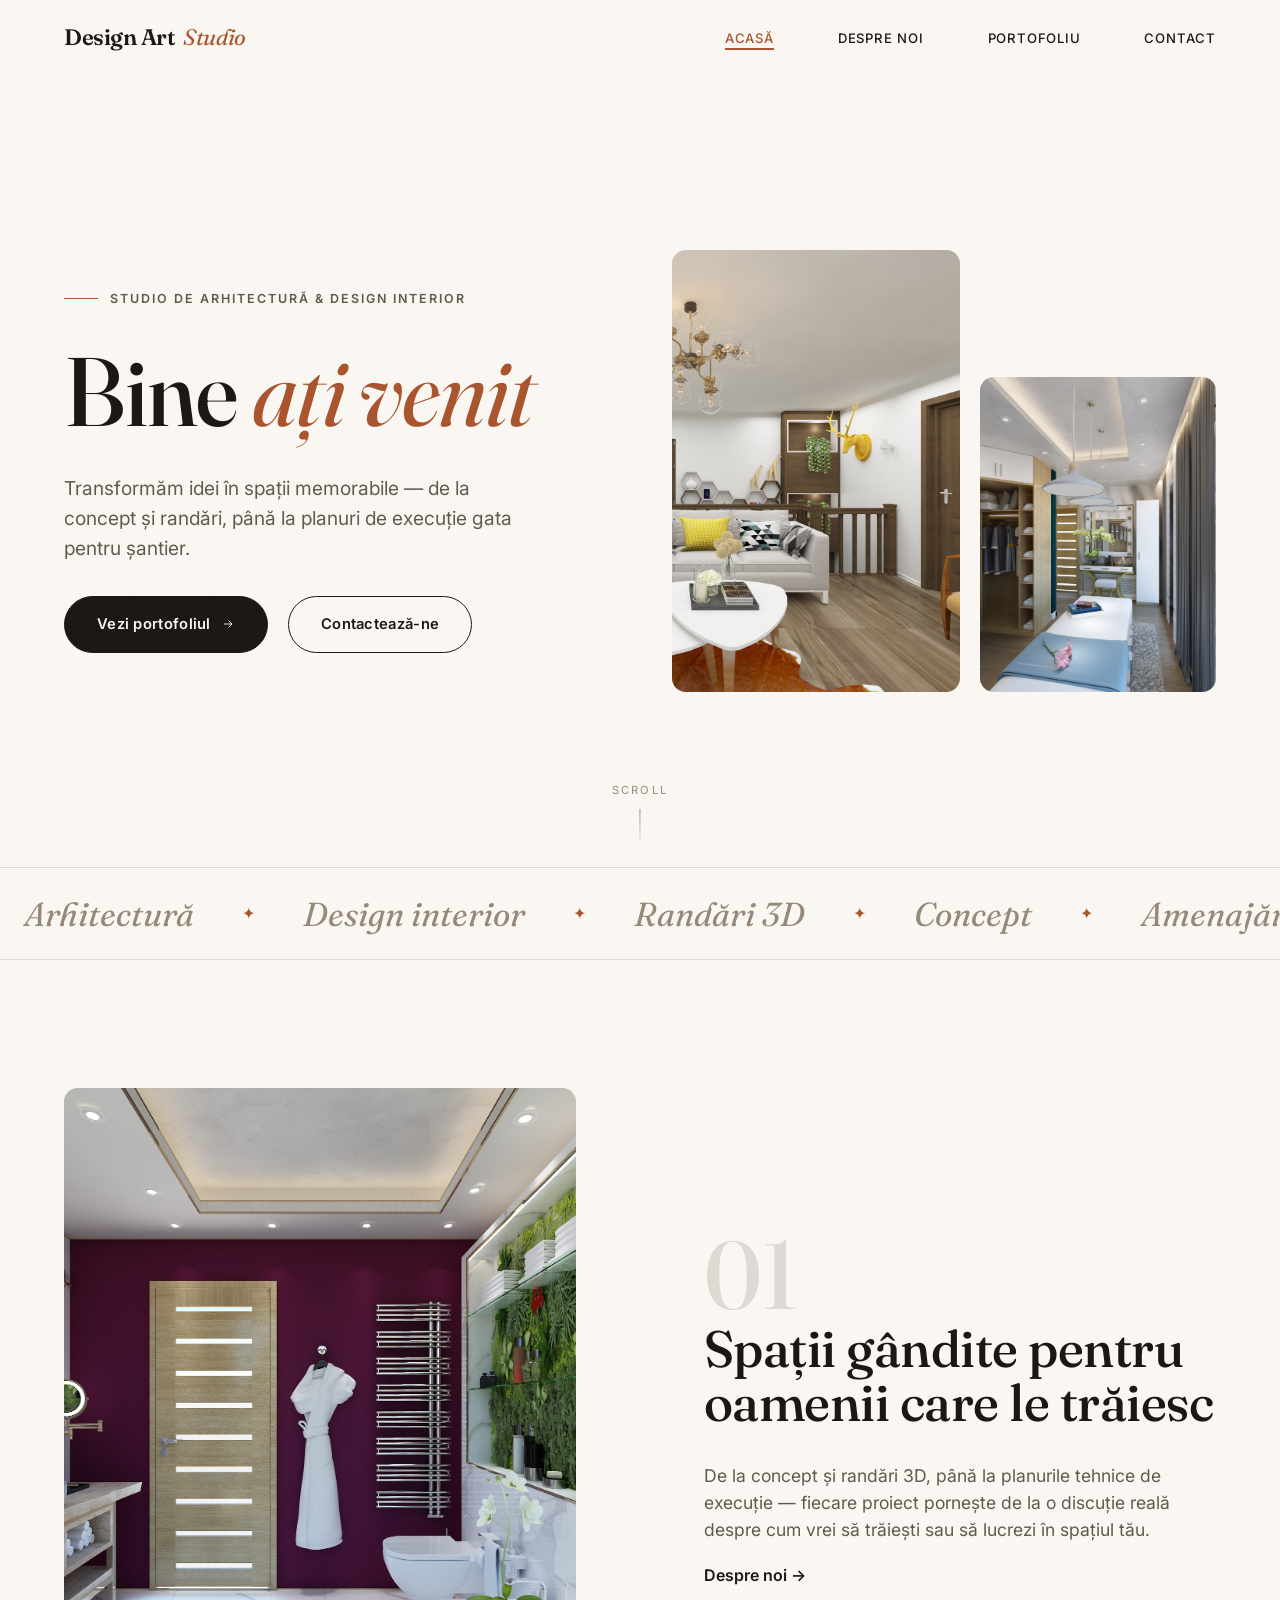
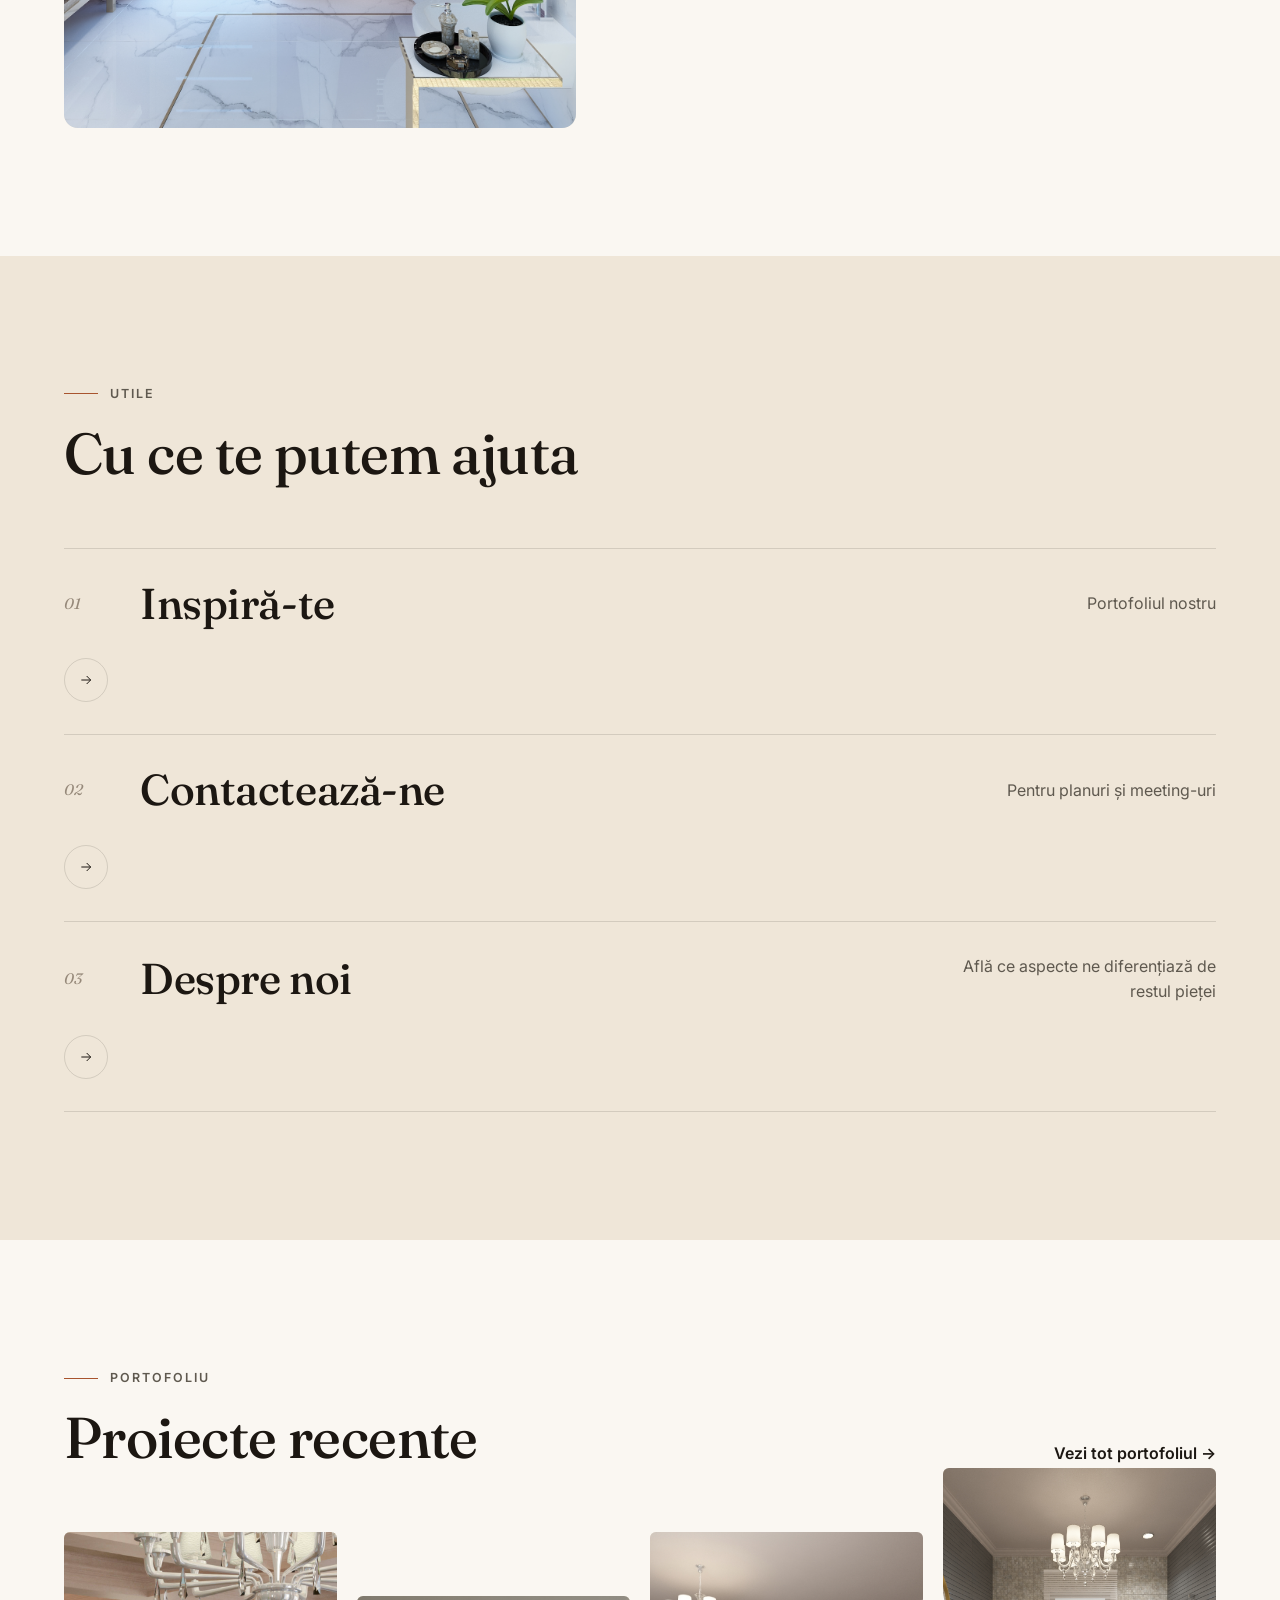
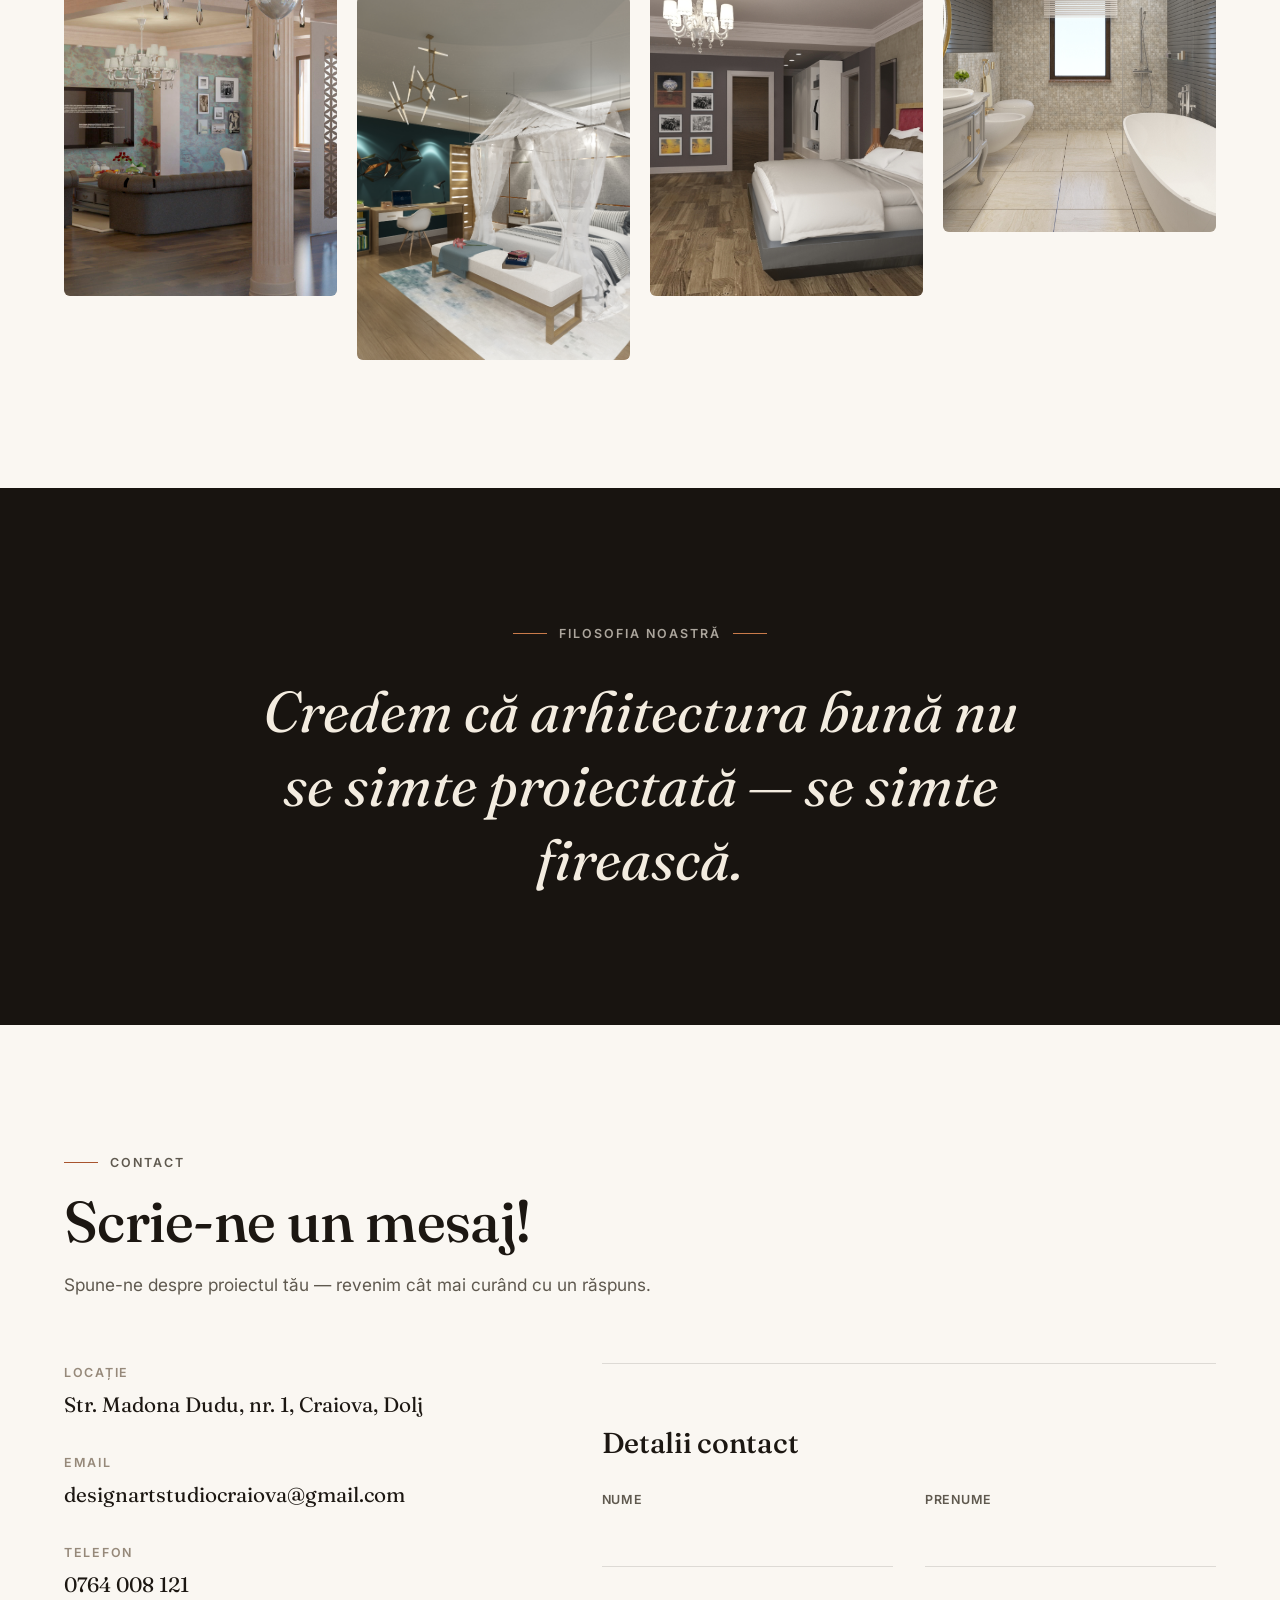
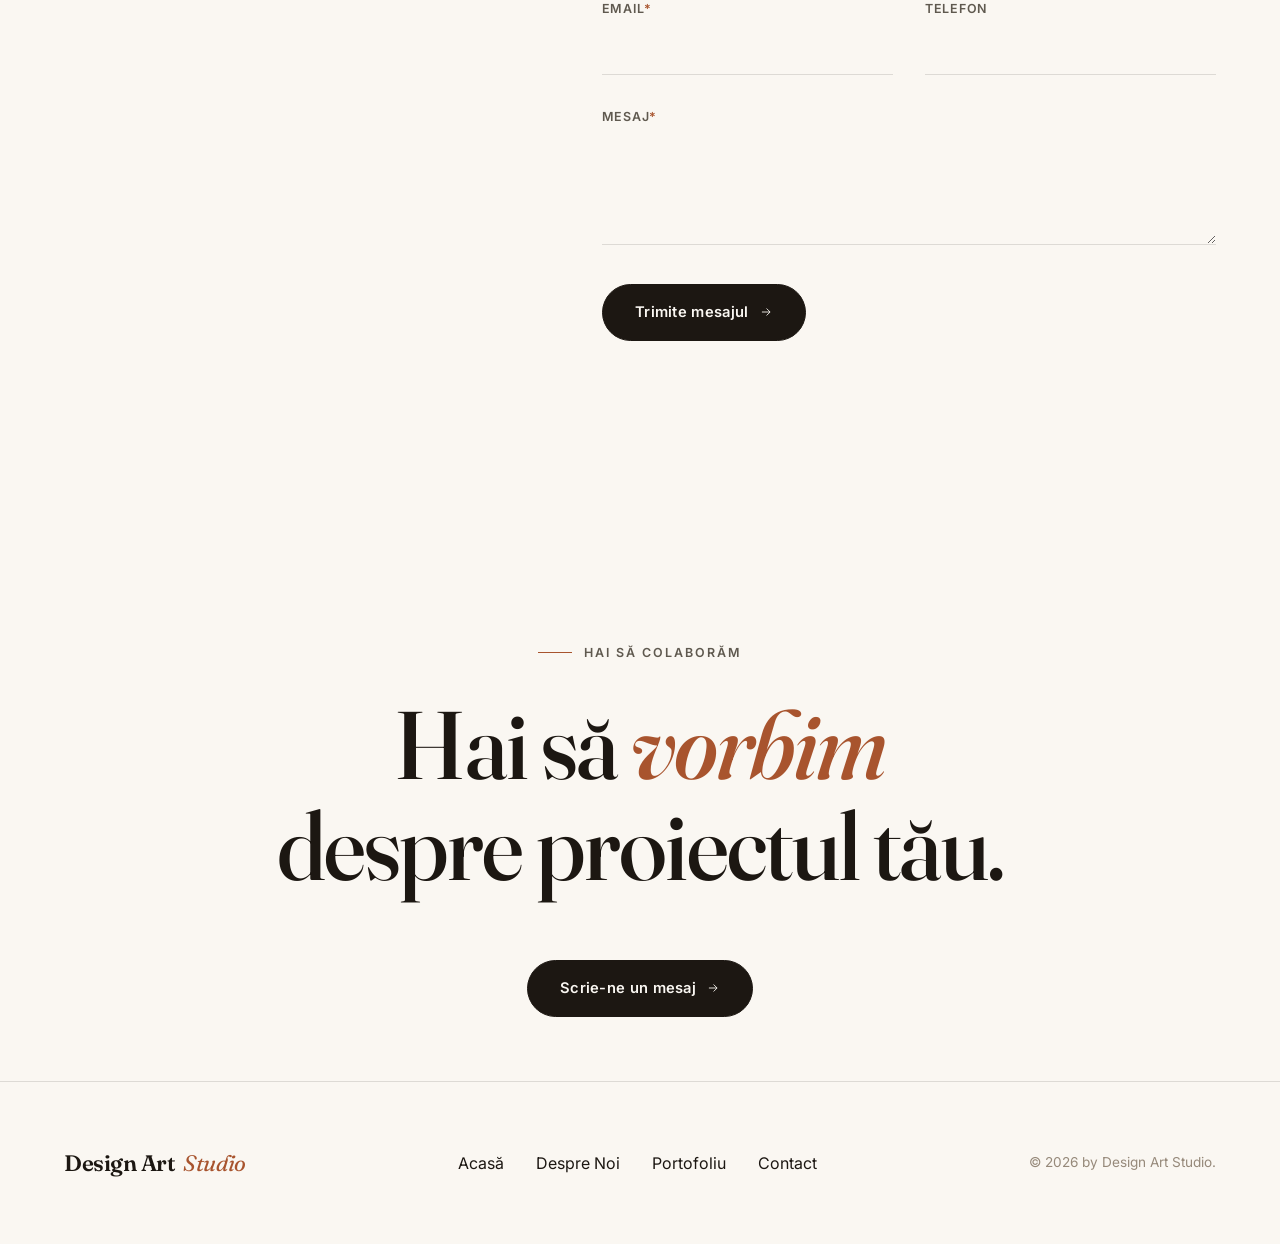
<file: index.html>
<!DOCTYPE html>
<html lang="ro">
<head>
<meta charset="UTF-8">
<meta name="viewport" content="width=device-width, initial-scale=1.0">
<title>Design Art Studio — Studio de arhitectură &amp; design interior</title>
<meta name="description" content="Design Art Studio este un birou de arhitectură și design interior. Descoperă portofoliul nostru, află cine suntem și scrie-ne un mesaj.">
<link rel="icon" type="image/svg+xml" href="assets/favicon.svg">
<link rel="preconnect" href="https://fonts.googleapis.com">
<link rel="preconnect" href="https://fonts.gstatic.com" crossorigin>
<link href="https://fonts.googleapis.com/css2?family=Fraunces:ital,wght@0,400;0,500;0,600;0,700;1,400;1,500&family=Inter:wght@400;500;600;700&display=swap" rel="stylesheet">
<link rel="stylesheet" href="css/style.css">
</head>
<body>
<a class="skip-link" href="#main">Sari la conținutul principal</a>
<div class="grain" aria-hidden="true"></div>

<header class="site-header">
  <div class="container header-inner">
    <a href="index.html" class="logo">Design Art<span>Studio</span></a>
    <button class="nav-toggle" aria-label="Deschide meniul" aria-expanded="false" aria-controls="primary-nav">
      <span></span><span></span><span></span>
    </button>
    <nav id="primary-nav" class="site-nav" aria-label="Principal">
      <ul>
        <li><a href="index.html" aria-current="page">Acasă</a></li>
        <li><a href="despre-noi.html">Despre Noi</a></li>
        <li><a href="portofoliu.html">Portofoliu</a></li>
        <li><a href="contact.html">Contact</a></li>
      </ul>
    </nav>
  </div>
</header>

<main id="main">
  <section class="hero container">
    <div class="hero-inner">
      <div class="hero-copy reveal">
        <span class="eyebrow">Studio de arhitectură &amp; design interior</span>
        <h1>Bine <em>ați venit</em></h1>
        <p>Transformăm idei în spații memorabile — de la concept și randări, până la planuri de execuție gata pentru șantier.</p>
        <div class="hero-actions">
          <a href="portofoliu.html" class="btn btn-primary">
            Vezi portofoliul
            <svg viewBox="0 0 24 24" fill="none" stroke="currentColor" stroke-width="1.5"><path d="M5 12h14M13 6l6 6-6 6"/></svg>
          </a>
          <a href="contact.html" class="btn">Contactează-ne</a>
        </div>
      </div>
      <div class="hero-collage">
        <div class="reveal-img img-tall">
          <img src="assets/images/hero-bed.jpg">
        </div>
        <div class="reveal-img img-short">
          <img src="assets/images/hero-rgb.jpg" alt="Randare arhitecturală de proiect Design Art Studio">
        </div>
      </div>
    </div>
    <div class="scroll-cue">Scroll</div>
  </section>

  <div class="marquee" aria-hidden="true">
    <div class="marquee-track">
      <ul>
        <li>Arhitectură</li>
        <li>Design interior</li>
        <li>Randări 3D</li>
        <li>Concept</li>
        <li>Amenajări interioare</li>
      </ul>
      <ul>
        <li>Arhitectură</li>
        <li>Design interior</li>
        <li>Randări 3D</li>
        <li>Concept</li>
        <li>Amenajări interioare</li>
      </ul>
    </div>
  </div>

  <section class="section">
    <div class="container">
      <div class="split">
        <div class="reveal-img split-media">
          <img src="assets/images/portfolio/proj-02.jpg">
        </div>
        <div class="split-body reveal">
          <span class="split-index">01</span>
          <h2>Spații gândite pentru oamenii care le trăiesc</h2>
          <p>De la concept și randări 3D, până la planurile tehnice de execuție — fiecare proiect pornește de la o discuție reală despre cum vrei să trăiești sau să lucrezi în spațiul tău.</p>
          <a href="despre-noi.html" class="text-link">Despre noi →</a>
        </div>
      </div>
    </div>
  </section>

  <section class="section section-alt">
    <div class="container">
      <div class="section-head reveal">
        <span class="eyebrow">Utile</span>
        <h2>Cu ce te putem ajuta</h2>
      </div>
      <div class="link-rows reveal-group">
        <a href="portofoliu.html" class="link-row reveal">
          <span class="num">01</span>
          <h3>Inspiră-te</h3>
          <span class="desc">Portofoliul nostru</span>
          <span class="arrow"><svg viewBox="0 0 24 24" fill="none" stroke="currentColor" stroke-width="1.5"><path d="M5 12h14M13 6l6 6-6 6"/></svg></span>
          <span class="row-thumb"><img src="assets/images/portfolio/proj-01.jpg" alt="" loading="lazy"></span>
        </a>
        <a href="contact.html" class="link-row reveal">
          <span class="num">02</span>
          <h3>Contactează-ne</h3>
          <span class="desc">Pentru planuri și meeting-uri</span>
          <span class="arrow"><svg viewBox="0 0 24 24" fill="none" stroke="currentColor" stroke-width="1.5"><path d="M5 12h14M13 6l6 6-6 6"/></svg></span>
          <span class="row-thumb"><img src="assets/images/card-contact.jpg" alt="" loading="lazy"></span>
        </a>
        <a href="despre-noi.html" class="link-row reveal">
          <span class="num">03</span>
          <h3>Despre noi</h3>
          <span class="desc">Află ce aspecte ne diferențiază de restul pieței</span>
          <span class="arrow"><svg viewBox="0 0 24 24" fill="none" stroke="currentColor" stroke-width="1.5"><path d="M5 12h14M13 6l6 6-6 6"/></svg></span>
          <span class="row-thumb"><img src="assets/images/card-about.jpg" alt="" loading="lazy"></span>
        </a>
      </div>
    </div>
  </section>

  <section class="section">
    <div class="container">
      <div class="section-head-row reveal">
        <div class="section-head">
          <span class="eyebrow">Portofoliu</span>
          <h2>Proiecte recente</h2>
        </div>
        <a href="portofoliu.html" class="text-link">Vezi tot portofoliul →</a>
      </div>
      <div class="teaser-strip">
        <a href="portofoliu.html" class="reveal-img"><img src="assets/images/portfolio/proj-01.jpg" loading="lazy"></a>
        <a href="portofoliu.html" class="reveal-img"><img src="assets/images/portfolio/proj-06.jpg" loading="lazy"></a>
        <a href="portofoliu.html" class="reveal-img"><img src="assets/images/portfolio/proj-08.jpg" loading="lazy"></a>
        <a href="portofoliu.html" class="reveal-img"><img src="assets/images/portfolio/proj-10.jpg" loading="lazy"></a>
      </div>
    </div>
  </section>

  <section class="statement">
    <div class="statement-inner reveal">
      <span class="eyebrow">Filosofia noastră</span>
      <blockquote>
        <p>Credem că arhitectura bună nu se simte proiectată — se simte firească.</p>
      </blockquote>
    </div>
  </section>

  <section class="section" id="contact">
    <div class="container">
      <div class="section-head reveal">
        <span class="eyebrow">Contact</span>
        <h2>Scrie-ne un mesaj!</h2>
        <p>Spune-ne despre proiectul tău — revenim cât mai curând cu un răspuns.</p>
      </div>
      <div class="contact-grid">
        <div class="contact-info reveal">
          <dl>
            <div>
              <dt>Locație</dt>
              <dd>Str. Madona Dudu, nr. 1, Craiova, Dolj</dd>
            </div>
            <div>
              <dt>Email</dt>
              <dd><a href="mailto:designartstudiocraiova@gmail.com">designartstudiocraiova@gmail.com</a></dd>
            </div>
            <div>
              <dt>Telefon</dt>
              <dd><a href="tel:+40764008121">0764 008 121</a></dd>
            </div>
          </dl>
        </div>
        <div class="form-card reveal">
          <h2>Detalii contact</h2>
          <form id="contact-form" novalidate>
            <div class="form-row">
              <div class="field">
                <label for="firstName">Nume</label>
                <input type="text" id="firstName" name="firstName" autocomplete="given-name">
              </div>
              <div class="field">
                <label for="lastName">Prenume</label>
                <input type="text" id="lastName" name="lastName" autocomplete="family-name">
              </div>
            </div>
            <div class="form-row">
              <div class="field">
                <label for="email">Email<span class="req">*</span></label>
                <input type="email" id="email" name="email" autocomplete="email" required>
              </div>
              <div class="field">
                <label for="phone">Telefon</label>
                <input type="tel" id="phone" name="phone" autocomplete="tel">
              </div>
            </div>
            <div class="field">
              <label for="message">Mesaj<span class="req">*</span></label>
              <textarea id="message" name="message" required></textarea>
            </div>
            <button type="submit" class="btn btn-primary">
              Trimite mesajul
              <svg viewBox="0 0 24 24" fill="none" stroke="currentColor" stroke-width="1.5"><path d="M5 12h14M13 6l6 6-6 6"/></svg>
            </button>
            <p id="form-status" class="form-status" role="status" aria-live="polite"></p>
          </form>
        </div>
      </div>
    </div>
  </section>

  <section class="footer-cta">
    <div class="container reveal">
      <span class="eyebrow" style="justify-content:center;">Hai să colaborăm</span>
      <h2>Hai să <em>vorbim</em><br>despre proiectul tău.</h2>
      <a href="contact.html" class="btn btn-primary">
        Scrie-ne un mesaj
        <svg viewBox="0 0 24 24" fill="none" stroke="currentColor" stroke-width="1.5"><path d="M5 12h14M13 6l6 6-6 6"/></svg>
      </a>
    </div>
  </section>
</main>

<footer class="site-footer">
  <div class="container footer-inner">
    <a href="index.html" class="logo">Design Art<span>Studio</span></a>
    <nav class="footer-nav" aria-label="Footer">
      <ul>
        <li><a href="index.html">Acasă</a></li>
        <li><a href="despre-noi.html">Despre Noi</a></li>
        <li><a href="portofoliu.html">Portofoliu</a></li>
        <li><a href="contact.html">Contact</a></li>
      </ul>
    </nav>
    <p class="copyright">&copy; <span class="year"></span> by Design Art Studio.</p>
  </div>
</footer>

<script src="js/script.js"></script>
</body>
</html>
</file>
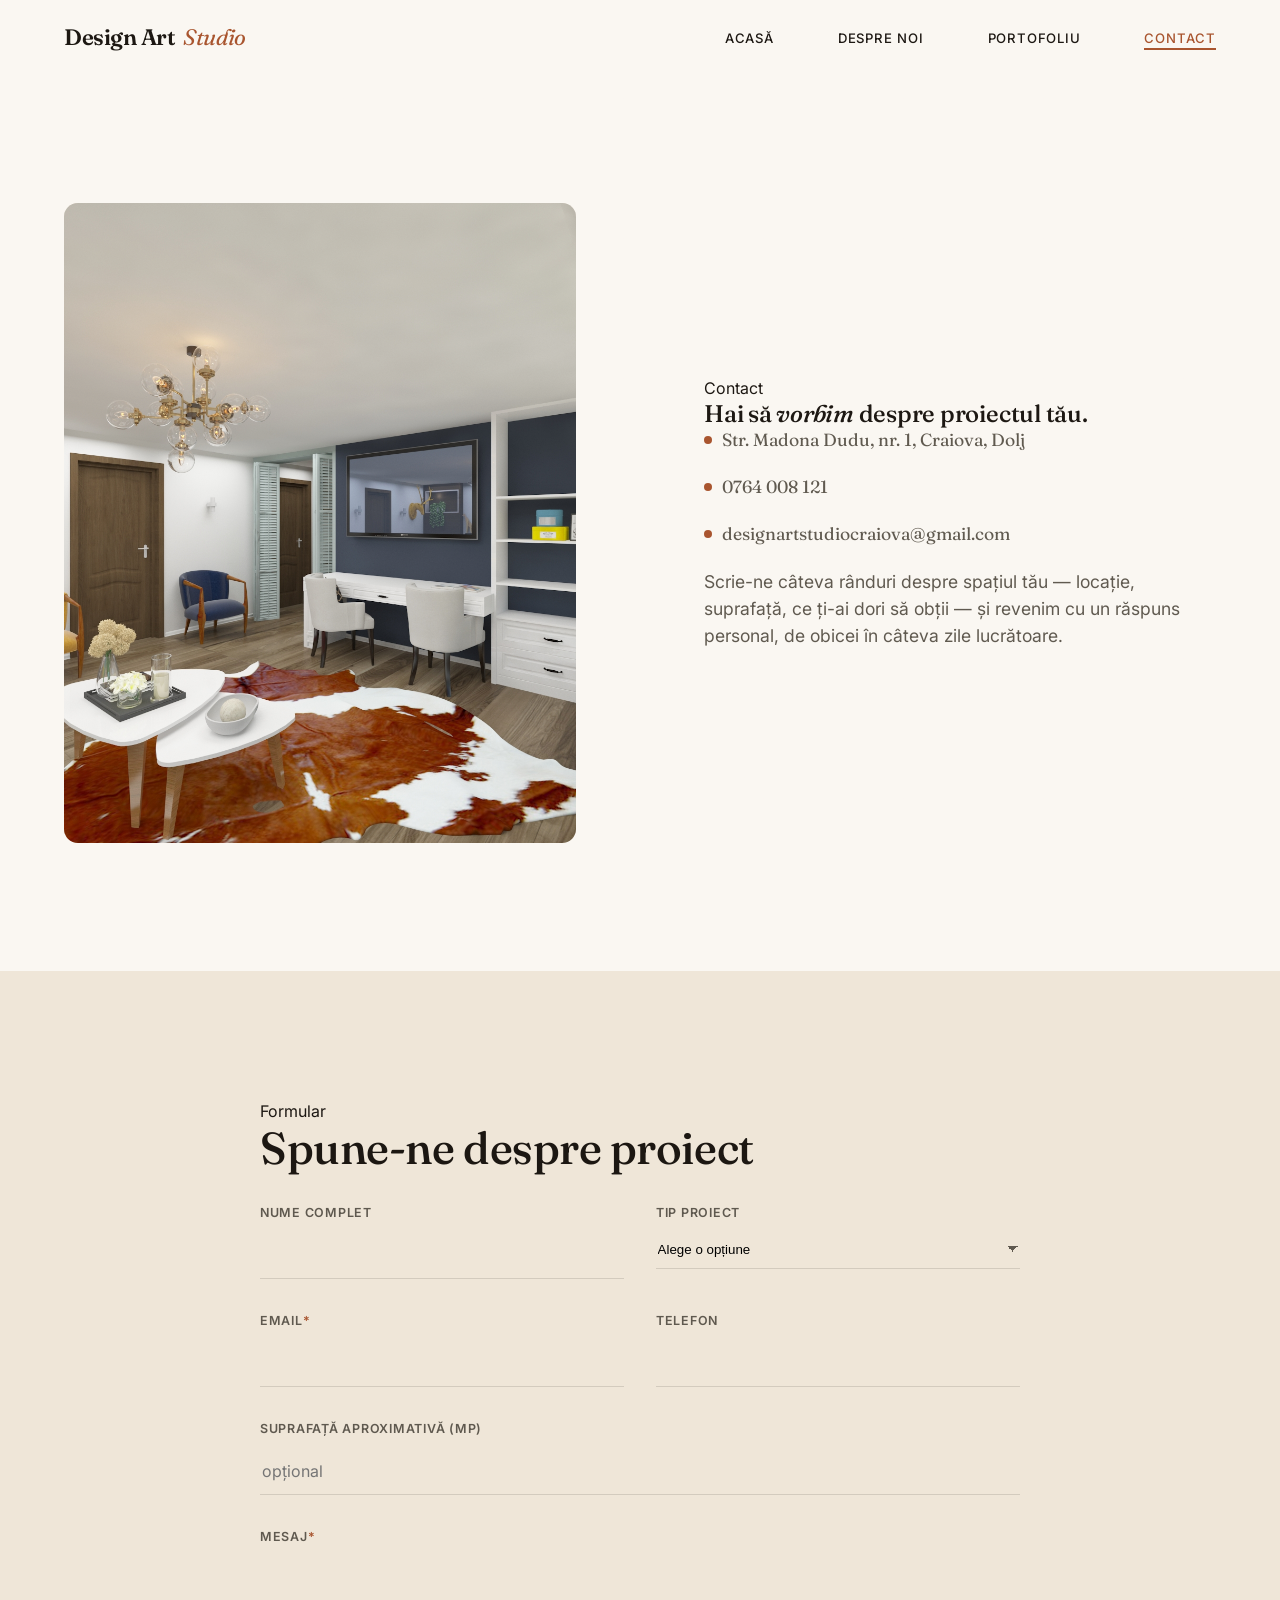
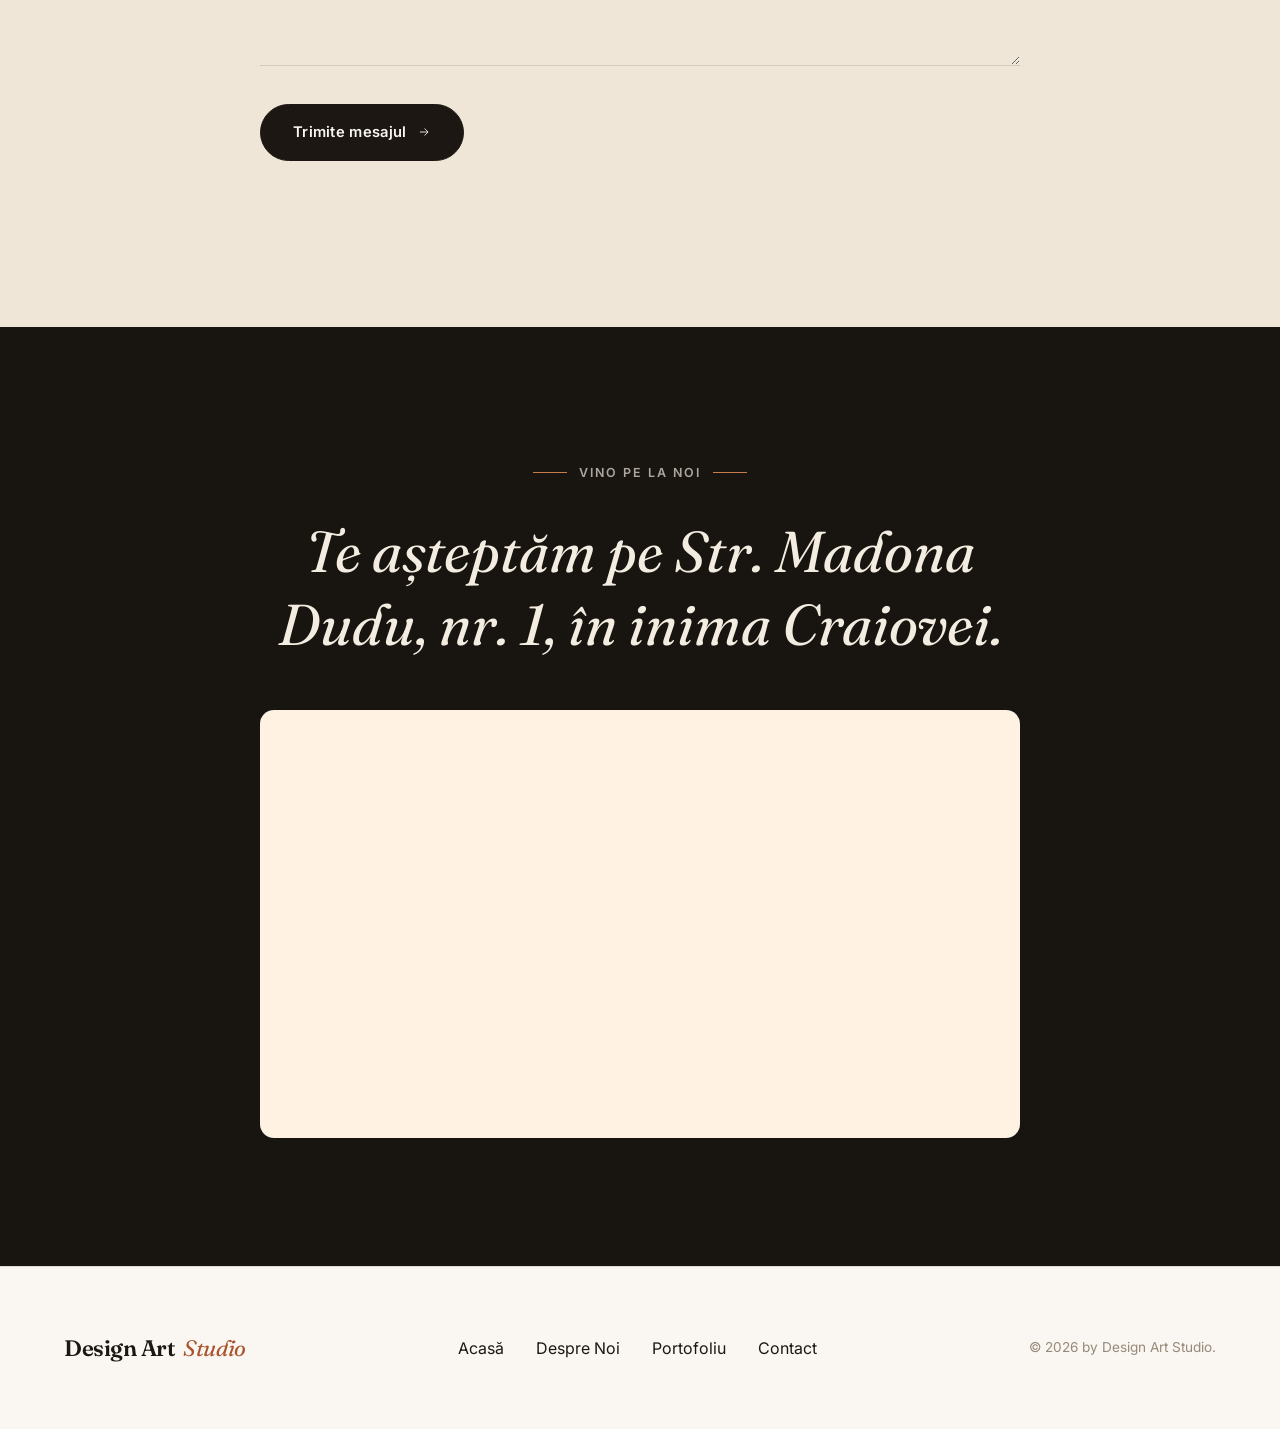
<file: contact.html>
<!DOCTYPE html>
<html lang="ro">
<head>
<meta charset="UTF-8">
<meta name="viewport" content="width=device-width, initial-scale=1.0">
<title>Contact — Design Art Studio</title>
<meta name="description" content="Scrie-ne un mesaj despre proiectul tău de arhitectură sau design interior. Îți răspundem cât mai curând.">
<link rel="icon" type="image/svg+xml" href="assets/favicon.svg">
<link rel="preconnect" href="https://fonts.googleapis.com">
<link rel="preconnect" href="https://fonts.gstatic.com" crossorigin>
<link href="https://fonts.googleapis.com/css2?family=Fraunces:ital,wght@0,400;0,500;0,600;0,700;1,400;1,500&family=Inter:wght@400;500;600;700&display=swap" rel="stylesheet">
<link rel="stylesheet" href="css/style.css">
</head>
<body>
<a class="skip-link" href="#main">Sari la conținutul principal</a>
<div class="grain" aria-hidden="true"></div>

<header class="site-header">
  <div class="container header-inner">
    <a href="index.html" class="logo">Design Art<span>Studio</span></a>
    <button class="nav-toggle" aria-label="Deschide meniul" aria-expanded="false" aria-controls="primary-nav">
      <span></span><span></span><span></span>
    </button>
    <nav id="primary-nav" class="site-nav" aria-label="Principal">
      <ul>
        <li><a href="index.html">Acasă</a></li>
        <li><a href="despre-noi.html">Despre Noi</a></li>
        <li><a href="portofoliu.html">Portofoliu</a></li>
        <li><a href="contact.html" aria-current="page">Contact</a></li>
      </ul>
    </nav>
  </div>
</header>

<main id="main">
  <section class="section">
    <div class="container">
      <div class="split">
        <div class="reveal-img split-media">
          <img src="assets/images/portfolio/proj-09.jpg" alt="Birou Design Art Studio, proiect propriu">
        </div>
        <div class="split-body reveal">
          <span class="eyebrow">Contact</span>
          <h1>Hai să <em>vorbim</em> despre proiectul tău.</h1>
          <p class="contact-address">Str. Madona Dudu, nr. 1, Craiova, Dolj</p>
          <p class="contact-address"><a href="tel:+40764008121">0764 008 121</a></p>
          <p class="contact-address"><a href="mailto:designartstudiocraiova@gmail.com">designartstudiocraiova@gmail.com</a></p>
          <p>Scrie-ne câteva rânduri despre spațiul tău — locație, suprafață, ce ți-ai dori să obții — și revenim cu un răspuns personal, de obicei în câteva zile lucrătoare.</p>
        </div>
      </div>
    </div>
  </section>

  <section class="section section-alt">
    <div class="container">
      <div class="contact-form-wrap reveal">
        <span class="eyebrow">Formular</span>
        <h2>Spune-ne despre proiect</h2>
        <form id="contact-form" novalidate>
          <div class="form-row">
            <div class="field">
              <label for="fullName">Nume complet</label>
              <input type="text" id="fullName" name="fullName" autocomplete="name">
            </div>
            <div class="field">
              <label for="projectType">Tip proiect</label>
              <select id="projectType" name="projectType">
                <option value="" disabled selected>Alege o opțiune</option>
                <option value="Rezidențial">Rezidențial</option>
                <option value="Comercial">Comercial</option>
                <option value="Amenajare interioară">Amenajare interioară</option>
                <option value="Altceva">Altceva</option>
              </select>
            </div>
          </div>
          <div class="form-row">
            <div class="field">
              <label for="email">Email<span class="req">*</span></label>
              <input type="email" id="email" name="email" autocomplete="email" required>
            </div>
            <div class="field">
              <label for="phone">Telefon</label>
              <input type="tel" id="phone" name="phone" autocomplete="tel">
            </div>
          </div>
          <div class="field">
            <label for="surface">Suprafață aproximativă (mp)</label>
            <input type="text" id="surface" name="surface" placeholder="opțional">
          </div>
          <div class="field">
            <label for="message">Mesaj<span class="req">*</span></label>
            <textarea id="message" name="message" required></textarea>
          </div>
          <button type="submit" class="btn btn-primary">
            Trimite mesajul
            <svg viewBox="0 0 24 24" fill="none" stroke="currentColor" stroke-width="1.5"><path d="M5 12h14M13 6l6 6-6 6"/></svg>
          </button>
          <p id="form-status" class="form-status" role="status" aria-live="polite"></p>
        </form>
      </div>
    </div>
  </section>

  <section class="statement">
    <div class="statement-inner reveal">
      <span class="eyebrow">Vino pe la noi</span>
      <blockquote>
        <p>Te așteptăm pe Str. Madona Dudu, nr. 1, în inima Craiovei.</p>
      </blockquote>
      <div class="map-embed map-embed--contained reveal" style="margin-top:3rem;">
        <iframe
          src="https://www.google.com/maps?q=Strada+Madona+Dudu+1%2C+Craiova%2C+Dolj%2C+Romania&output=embed"
          title="Harta locației Design Art Studio — Str. Madona Dudu, nr. 1, Craiova"
          loading="lazy"
          referrerpolicy="no-referrer-when-downgrade"
          allowfullscreen>
        </iframe>
      </div>
    </div>
  </section>
</main>

<footer class="site-footer">
  <div class="container footer-inner">
    <a href="index.html" class="logo">Design Art<span>Studio</span></a>
    <nav class="footer-nav" aria-label="Footer">
      <ul>
        <li><a href="index.html">Acasă</a></li>
        <li><a href="despre-noi.html">Despre Noi</a></li>
        <li><a href="portofoliu.html">Portofoliu</a></li>
        <li><a href="contact.html">Contact</a></li>
      </ul>
    </nav>
    <p class="copyright">&copy; <span class="year"></span> by Design Art Studio.</p>
  </div>
</footer>

<script src="js/script.js"></script>
</body>
</html>
</file>
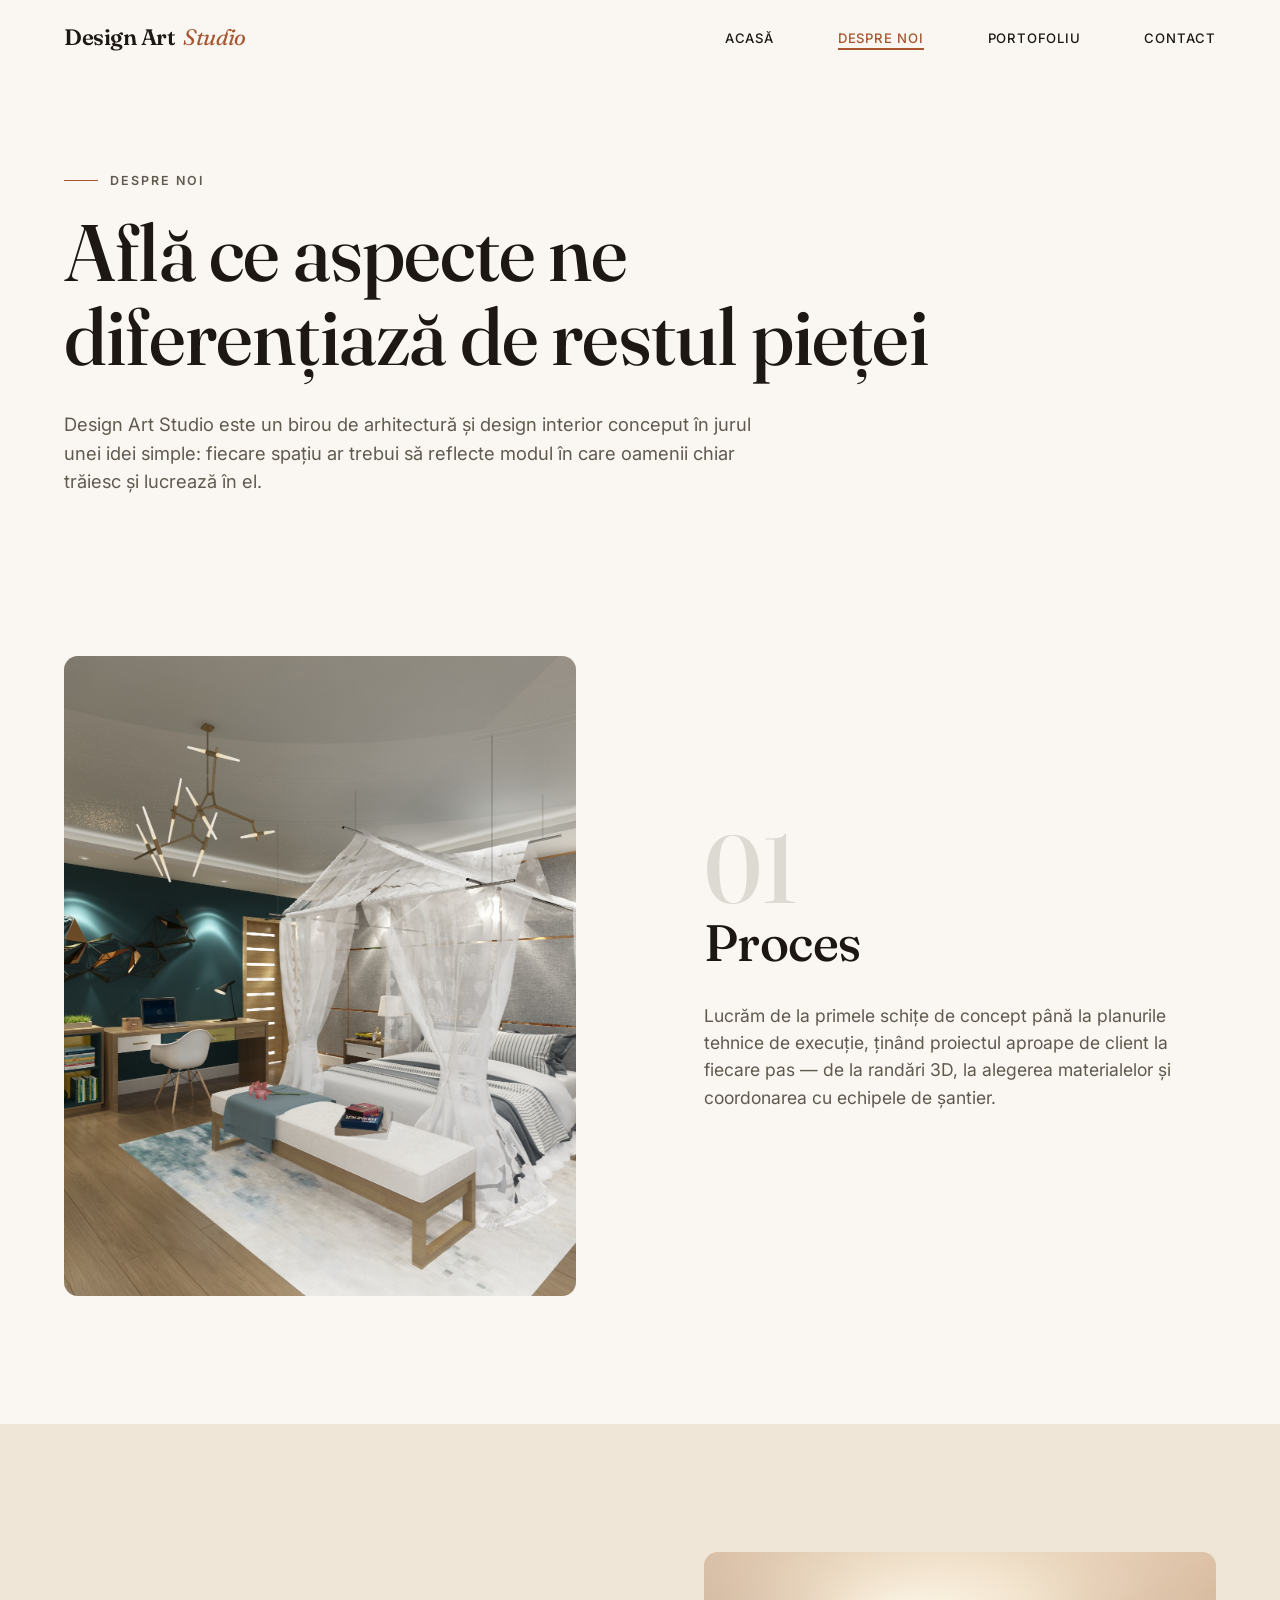
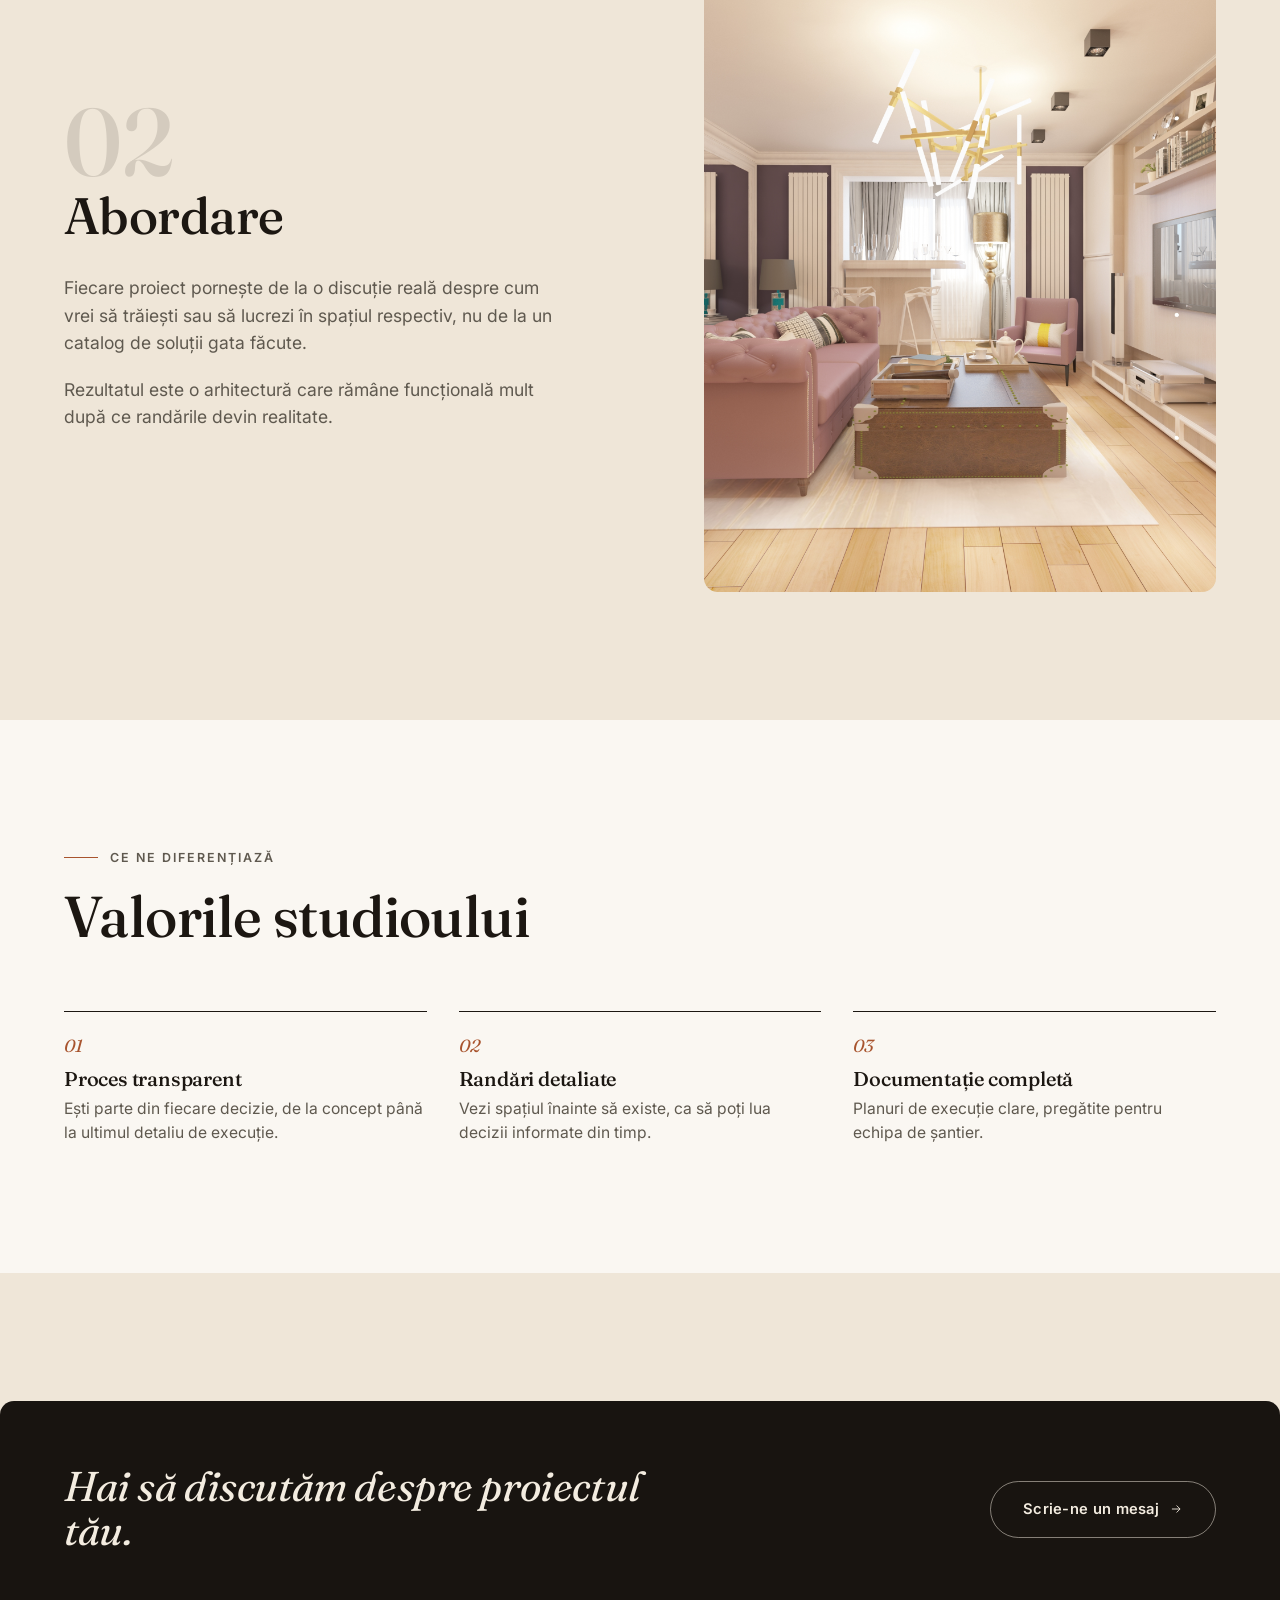
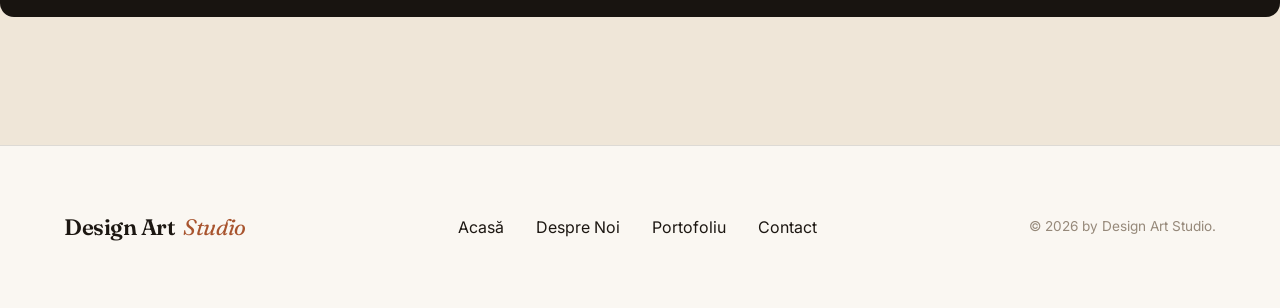
<file: despre-noi.html>
<!DOCTYPE html>
<html lang="ro">
<head>
<meta charset="UTF-8">
<meta name="viewport" content="width=device-width, initial-scale=1.0">
<title>Despre Noi — Design Art Studio</title>
<meta name="description" content="Află cine este Design Art Studio și ce ne diferențiază: abordare, proces și filosofia din spatele proiectelor noastre de arhitectură și design interior.">
<link rel="icon" type="image/svg+xml" href="assets/favicon.svg">
<link rel="preconnect" href="https://fonts.googleapis.com">
<link rel="preconnect" href="https://fonts.gstatic.com" crossorigin>
<link href="https://fonts.googleapis.com/css2?family=Fraunces:ital,wght@0,400;0,500;0,600;0,700;1,400;1,500&family=Inter:wght@400;500;600;700&display=swap" rel="stylesheet">
<link rel="stylesheet" href="css/style.css">
</head>
<body>
<a class="skip-link" href="#main">Sari la conținutul principal</a>
<div class="grain" aria-hidden="true"></div>

<header class="site-header">
  <div class="container header-inner">
    <a href="index.html" class="logo">Design Art<span>Studio</span></a>
    <button class="nav-toggle" aria-label="Deschide meniul" aria-expanded="false" aria-controls="primary-nav">
      <span></span><span></span><span></span>
    </button>
    <nav id="primary-nav" class="site-nav" aria-label="Principal">
      <ul>
        <li><a href="index.html">Acasă</a></li>
        <li><a href="despre-noi.html" aria-current="page">Despre Noi</a></li>
        <li><a href="portofoliu.html">Portofoliu</a></li>
        <li><a href="contact.html">Contact</a></li>
      </ul>
    </nav>
  </div>
</header>

<main id="main">
  <section class="page-hero container">
    <span class="eyebrow reveal">Despre noi</span>
    <h1 class="reveal">Află ce aspecte ne diferențiază de restul pieței</h1>
    <p class="reveal">Design Art Studio este un birou de arhitectură și design interior conceput în jurul unei idei simple: fiecare spațiu ar trebui să reflecte modul în care oamenii chiar trăiesc și lucrează în el.</p>
  </section>

  <section class="section">
    <div class="container">
      <div class="split">
        <div class="reveal-img split-media">
          <img src="assets/images/portfolio/proj-06.jpg">
        </div>
        <div class="split-body reveal">
          <span class="split-index">01</span>
          <h2>Proces</h2>
          <p>Lucrăm de la primele schițe de concept până la planurile tehnice de execuție, ținând proiectul aproape de client la fiecare pas — de la randări 3D, la alegerea materialelor și coordonarea cu echipele de șantier.</p>
        </div>
      </div>
    </div>
  </section>

  <section class="section section-alt">
    <div class="container">
      <div class="split split--reverse">
        <div class="reveal-img split-media">
          <img src="assets/images/portfolio/proj-05.jpg">
        </div>
        <div class="split-body reveal">
          <span class="split-index">02</span>
          <h2>Abordare</h2>
          <p>Fiecare proiect pornește de la o discuție reală despre cum vrei să trăiești sau să lucrezi în spațiul respectiv, nu de la un catalog de soluții gata făcute.</p>
          <p>Rezultatul este o arhitectură care rămâne funcțională mult după ce randările devin realitate.</p>
        </div>
      </div>
    </div>
  </section>

  <section class="section">
    <div class="container">
      <div class="section-head reveal">
        <span class="eyebrow">Ce ne diferențiază</span>
        <h2>Valorile studioului</h2>
      </div>
      <div class="value-row reveal-group">
        <div class="value-card reveal">
          <span class="num">01</span>
          <h3>Proces transparent</h3>
          <p>Ești parte din fiecare decizie, de la concept până la ultimul detaliu de execuție.</p>
        </div>
        <div class="value-card reveal">
          <span class="num">02</span>
          <h3>Randări detaliate</h3>
          <p>Vezi spațiul înainte să existe, ca să poți lua decizii informate din timp.</p>
        </div>
        <div class="value-card reveal">
          <span class="num">03</span>
          <h3>Documentație completă</h3>
          <p>Planuri de execuție clare, pregătite pentru echipa de șantier.</p>
        </div>
      </div>
    </div>
  </section>

  <section class="section section-alt">
    <div class="container cta-band reveal">
      <h2>Hai să discutăm despre proiectul tău.</h2>
      <a href="contact.html" class="btn btn-ghost-light">
        Scrie-ne un mesaj
        <svg viewBox="0 0 24 24" fill="none" stroke="currentColor" stroke-width="1.5"><path d="M5 12h14M13 6l6 6-6 6"/></svg>
      </a>
    </div>
  </section>
</main>

<footer class="site-footer">
  <div class="container footer-inner">
    <a href="index.html" class="logo">Design Art<span>Studio</span></a>
    <nav class="footer-nav" aria-label="Footer">
      <ul>
        <li><a href="index.html">Acasă</a></li>
        <li><a href="despre-noi.html">Despre Noi</a></li>
        <li><a href="portofoliu.html">Portofoliu</a></li>
        <li><a href="contact.html">Contact</a></li>
      </ul>
    </nav>
    <p class="copyright">&copy; <span class="year"></span> by Design Art Studio.</p>
  </div>
</footer>

<script src="js/script.js"></script>
</body>
</html>
</file>
<file: css/style.css>
/* =========================================================
   Design Art Studio — design tokens
   ========================================================= */
:root{
  --color-bg:#faf7f2;
  --color-bg-warm:#f4ede0;
  --color-bg-alt:#efe6d8;
  --color-surface:#ffffff;
  --color-ink:#1c1712;
  --color-ink-soft:#5f594f;
  --color-ink-faint:#96897a;
  --color-accent:#a8542e;
  --color-accent-2:#c97b4a;
  --color-accent-soft:#f1e0d2;
  --color-border:rgba(28,23,18,.13);

  --color-dark:#181410;
  --color-dark-surface:#221c16;
  --color-dark-text:#f3ece0;
  --color-dark-text-soft:rgba(243,236,224,.68);
  --color-dark-border:rgba(243,236,224,.14);

  --font-display:'Fraunces', serif;
  --font-body:'Inter', system-ui, sans-serif;

  --container:1320px;
  --container-narrow:820px;
  --gutter:clamp(1.25rem, 5vw, 4rem);

  --space-2xs:.5rem;
  --space-xs:.75rem;
  --space-sm:1.25rem;
  --space-md:2rem;
  --space-lg:4rem;
  --space-xl:clamp(4.5rem, 10vw, 9rem);

  --radius-sm:2px;
  --radius-md:6px;
  --radius-lg:14px;

  --ease-out:cubic-bezier(.16,1,.3,1);
  --ease-in-out:cubic-bezier(.65,0,.35,1);
}

/* =========================================================
   Reset
   ========================================================= */
*,*::before,*::after{box-sizing:border-box;}
*{margin:0;padding:0;}
html{-webkit-text-size-adjust:100%;scroll-behavior:smooth;}
@media (prefers-reduced-motion: reduce){
  html{scroll-behavior:auto;}
  *,*::before,*::after{
    animation-duration:.001ms !important;
    animation-iteration-count:1 !important;
    transition-duration:.001ms !important;
    scroll-behavior:auto !important;
  }
}
body{
  font-family:var(--font-body);
  color:var(--color-ink);
  background:var(--color-bg);
  line-height:1.55;
  min-height:100vh;
  overflow-x:hidden;
  position:relative;
}
img{max-width:100%;display:block;}
a{color:inherit;text-decoration:none;}
ul{list-style:none;}
button{font:inherit;color:inherit;background:none;border:none;cursor:pointer;}
input,textarea{font:inherit;color:inherit;}
em{font-style:italic;}
h1,h2,h3,h4{font-family:var(--font-display);font-weight:500;line-height:1.05;letter-spacing:-0.01em;}

::selection{background:var(--color-ink);color:var(--color-bg);}

.container{
  width:100%;
  max-width:var(--container);
  margin-inline:auto;
  padding-inline:var(--gutter);
}

.visually-hidden{
  position:absolute;width:1px;height:1px;padding:0;margin:-1px;overflow:hidden;
  clip:rect(0,0,0,0);white-space:nowrap;border:0;
}

.skip-link{
  position:absolute;left:-999px;top:0;
  background:var(--color-ink);color:var(--color-bg);
  padding:.85rem 1.4rem;border-radius:0 0 var(--radius-sm) 0;
  z-index:300;font-weight:600;
}
.skip-link:focus{left:0;}

:focus-visible{outline:2px solid var(--color-accent);outline-offset:3px;}

/* film-grain texture, decorative only */
.grain{
  position:fixed;inset:0;pointer-events:none;z-index:250;
  opacity:.035;mix-blend-mode:overlay;
  background-image:url("data:image/svg+xml;utf8,<svg xmlns='http://www.w3.org/2000/svg' width='140' height='140'><filter id='n'><feTurbulence type='fractalNoise' baseFrequency='0.85' numOctaves='2' stitchTiles='stitch'/></filter><rect width='100%25' height='100%25' filter='url(%23n)'/></svg>");
}

/* custom cursor (fine pointer only, injected by JS) */
.cursor-dot,.cursor-ring{
  position:fixed;top:0;left:0;
  border-radius:50%;
  pointer-events:none;
  z-index:260;
  transform:translate(-50%,-50%);
  mix-blend-mode:difference;
  opacity:0;
  transition:opacity .25s var(--ease-out);
}
.cursor-dot{width:6px;height:6px;background:#fff;}
.cursor-ring{
  width:38px;height:38px;border:1px solid #fff;
  transition:opacity .25s var(--ease-out), width .3s var(--ease-out), height .3s var(--ease-out);
}
body.cursor-ready .cursor-dot,body.cursor-ready .cursor-ring{opacity:1;}
.cursor-ring.is-active{width:64px;height:64px;}
body.cursor-ready a,body.cursor-ready button,body.cursor-ready .magnetic{cursor:none;}

/* =========================================================
   Buttons / links
   ========================================================= */
.text-link{
  position:relative;
  display:inline-block;
  font-weight:600;
  padding-bottom:.15em;
  background-image:linear-gradient(var(--color-accent),var(--color-accent));
  background-size:0% 1px;
  background-position:0 100%;
  background-repeat:no-repeat;
  transition:background-size .35s var(--ease-out);
}
.text-link:hover,.text-link:focus-visible{background-size:100% 1px;}

.btn{
  display:inline-flex;
  align-items:center;
  gap:.65rem;
  font-family:var(--font-body);
  font-weight:600;
  font-size:.92rem;
  letter-spacing:.02em;
  padding:1rem 2rem;
  border:1px solid var(--color-ink);
  border-radius:100px;
  transition:background .35s var(--ease-out),color .35s var(--ease-out),border-color .35s var(--ease-out),transform .35s var(--ease-out);
  will-change:transform;
}
.btn svg{width:14px;height:14px;transition:transform .35s var(--ease-out);}
.btn:hover,.btn:focus-visible{background:var(--color-ink);color:var(--color-bg);}
.btn:hover svg{transform:translateX(3px);}
.btn-primary{background:var(--color-ink);color:var(--color-bg);}
.btn-primary:hover,.btn-primary:focus-visible{background:var(--color-accent);border-color:var(--color-accent);}
.btn-ghost-light{border-color:rgba(243,236,224,.5);color:var(--color-dark-text);}
.btn-ghost-light:hover{background:var(--color-dark-text);color:var(--color-dark);border-color:var(--color-dark-text);}

/* =========================================================
   Header
   ========================================================= */
.site-header{
  position:sticky;top:0;z-index:120;
  padding-block:var(--space-sm);
  background:transparent;
  transition:transform .5s var(--ease-out), background-color .5s var(--ease-out), box-shadow .5s var(--ease-out), padding .4s var(--ease-out);
}
.site-header.is-scrolled{
  background:rgba(250,247,242,.82);
  backdrop-filter:blur(14px);
  -webkit-backdrop-filter:blur(14px);
  box-shadow:0 1px 0 var(--color-border);
  padding-block:.85rem;
}
.site-header.is-hidden{transform:translateY(-102%);}

.header-inner{
  display:flex;
  align-items:center;
  justify-content:space-between;
  gap:var(--space-md);
}
.logo{
  font-family:var(--font-display);
  font-weight:600;
  font-size:1.4rem;
  letter-spacing:-0.02em;
  white-space:nowrap;
}
.logo span{color:var(--color-accent);margin-left:.35em;font-style:italic;font-weight:400;}

.site-nav ul{
  display:flex;
  gap:var(--space-lg);
}
.site-nav a{
  font-weight:500;
  font-size:.82rem;
  letter-spacing:.06em;
  text-transform:uppercase;
  position:relative;
  padding-bottom:4px;
}
.site-nav a::after{
  content:'';
  position:absolute;left:0;bottom:0;
  width:0;height:1.5px;
  background:var(--color-accent);
  transition:width .3s var(--ease-out);
}
.site-nav a:hover::after,.site-nav a:focus-visible::after,.site-nav a[aria-current="page"]::after{width:100%;}
.site-nav a[aria-current="page"]{color:var(--color-accent);}

.nav-toggle{
  display:none;
  flex-direction:column;
  justify-content:center;
  align-items:center;
  gap:5px;
  width:44px;height:44px;
  position:relative;
  z-index:60;
}
.nav-toggle span{
  display:block;width:24px;height:2px;background:var(--color-ink);
  transition:transform .3s var(--ease-out),opacity .3s var(--ease-out);
}
.nav-toggle[aria-expanded="true"] span:nth-child(1){transform:translateY(7px) rotate(45deg);}
.nav-toggle[aria-expanded="true"] span:nth-child(2){opacity:0;}
.nav-toggle[aria-expanded="true"] span:nth-child(3){transform:translateY(-7px) rotate(-45deg);}

@media (max-width:860px){
  .nav-toggle{display:flex;}
  .site-nav{
    position:fixed;inset:0 0 0 24%;
    background:var(--color-bg);
    display:flex;align-items:center;
    transform:translateX(100%);
    transition:transform .5s var(--ease-out);
    z-index:55;
    box-shadow:-10px 0 40px rgba(0,0,0,.08);
  }
  .site-nav.is-open{transform:translateX(0);}
  .site-nav ul{flex-direction:column;gap:var(--space-md);padding:var(--gutter);}
  .site-nav a{font-size:1.6rem;font-family:var(--font-display);text-transform:none;letter-spacing:0;}
  body.nav-open{overflow:hidden;}
}

/* =========================================================
   Hero
   ========================================================= */
.hero{
  min-height:88vh;
  display:flex;
  align-items:center;
  padding-block:var(--space-lg) var(--space-lg);
  position:relative;
}
.hero-inner{
  display:grid;
  grid-template-columns:1fr;
  gap:var(--space-lg);
  align-items:center;
  width:100%;
}
.hero-copy .eyebrow{
  display:flex;
  align-items:center;
  gap:.75rem;
  font-weight:600;
  font-size:.78rem;
  letter-spacing:.16em;
  text-transform:uppercase;
  color:var(--color-ink-soft);
  margin-bottom:var(--space-md);
}
.hero-copy .eyebrow::before{
  content:'';
  width:34px;height:1px;
  background:var(--color-accent);
}
.hero-copy h1{
  font-size:clamp(3rem,7.6vw,6.6rem);
  font-weight:500;
  margin-bottom:var(--space-md);
}
.hero-copy h1 em{color:var(--color-accent);font-weight:400;}
.hero-copy p{
  font-size:1.2rem;
  color:var(--color-ink-soft);
  max-width:40ch;
  margin-bottom:var(--space-md);
}
.hero-actions{display:flex;gap:var(--space-sm);flex-wrap:wrap;}

.hero-collage{
  position:relative;
  display:grid;
  grid-template-columns:1.1fr .9fr;
  gap:var(--space-sm);
  align-items:end;
}
.hero-collage .reveal-img{border-radius:var(--radius-lg);}
.hero-collage img{
  width:100%;
  height:100%;
  object-fit:cover;
}
.hero-collage .img-tall{aspect-ratio:3/4.6;}
.hero-collage .img-tall img{object-position:78% center;}
.hero-collage .img-short{aspect-ratio:3/4;margin-block-start:15%;}

@media (min-width:900px){
  .hero-inner{grid-template-columns:1fr 1fr;}
}

.scroll-cue{
  position:absolute;left:50%;bottom:var(--space-sm);transform:translateX(-50%);
  display:flex;flex-direction:column;align-items:center;gap:.6rem;
  font-size:.7rem;letter-spacing:.18em;text-transform:uppercase;color:var(--color-ink-faint);
}
.scroll-cue::after{
  content:'';
  width:1px;height:38px;
  background:linear-gradient(var(--color-ink-faint),transparent);
  animation:scrollcue 2s ease-in-out infinite;
}
@keyframes scrollcue{
  0%{transform:scaleY(0);transform-origin:top;}
  48%{transform:scaleY(1);transform-origin:top;}
  52%{transform-origin:bottom;}
  100%{transform:scaleY(0);transform-origin:bottom;}
}
@media (max-width:700px){.scroll-cue{display:none;}}

/* =========================================================
   Marquee
   ========================================================= */
.marquee{
  overflow:hidden;
  border-top:1px solid var(--color-border);
  border-bottom:1px solid var(--color-border);
  padding-block:var(--space-sm);
}
.marquee-track{
  display:flex;
  width:max-content;
  animation:marquee 30s linear infinite;
}
.marquee-track ul{display:flex;}
.marquee-track li{
  font-family:var(--font-display);
  font-style:italic;
  font-weight:400;
  font-size:clamp(1.3rem,2.6vw,2.1rem);
  color:var(--color-ink-faint);
  white-space:nowrap;
  display:flex;align-items:center;
  padding-inline:1.5rem;
}
.marquee-track li::after{content:'✦';font-style:normal;color:var(--color-accent);margin-left:3rem;font-size:1rem;}
@keyframes marquee{from{transform:translateX(0);}to{transform:translateX(-50%);}}

/* =========================================================
   Section basics
   ========================================================= */
.section{padding-block:var(--space-xl);}
.section-alt{background:var(--color-bg-alt);}
.section-tight{padding-block:var(--space-lg);}
.section-head{max-width:640px;margin-bottom:var(--space-lg);}
.section-head .eyebrow{
  display:flex;align-items:center;gap:.75rem;font-weight:600;font-size:.78rem;letter-spacing:.16em;
  text-transform:uppercase;color:var(--color-ink-soft);margin-bottom:var(--space-sm);
}
.section-head .eyebrow::before{content:'';width:34px;height:1px;background:var(--color-accent);}
.section-head h2{font-size:clamp(2.2rem,5vw,3.6rem);}
.section-head p{margin-top:var(--space-sm);color:var(--color-ink-soft);font-size:1.08rem;}
.section-head-row{
  display:flex;flex-wrap:wrap;gap:var(--space-md);
  align-items:flex-end;justify-content:space-between;
  margin-bottom:var(--space-lg);
}
.section-head-row .section-head{margin-bottom:0;}

/* =========================================================
   Image reveal (curtain wipe) + generic reveal
   ========================================================= */
.reveal-img{position:relative;overflow:hidden;background:var(--color-bg-alt);}
.reveal-img img{transform:scale(1.18);transition:transform 1.6s var(--ease-out);}
.reveal-img::after{
  content:'';position:absolute;inset:0;background:var(--color-bg);
  transform-origin:right;transition:transform 1.1s var(--ease-in-out);z-index:1;
}
.reveal-img.is-visible img{transform:scale(1);}
.reveal-img.is-visible::after{transform:scaleX(0);}

.reveal{opacity:0;transform:translateY(28px);transition:opacity .8s var(--ease-out),transform .8s var(--ease-out);}
.reveal.is-visible{opacity:1;transform:none;}

/* =========================================================
   Split editorial section
   ========================================================= */
.split{
  display:grid;
  grid-template-columns:1fr;
  gap:var(--space-lg);
  align-items:center;
}
@media (min-width:900px){
  .split{grid-template-columns:1fr 1fr;gap:var(--space-xl);}
  .split--reverse .split-media{order:2;}
}
.split-media{position:relative;overflow:hidden;border-radius:var(--radius-lg);aspect-ratio:4/5;}
.split-media img{width:100%;height:100%;object-fit:cover;}
.split-index{
  font-family:var(--font-display);
  font-size:clamp(3.5rem,8vw,6rem);
  color:var(--color-border);
  line-height:1;
  margin-bottom:var(--space-sm);
  font-weight:500;
}
.split-body h2{font-size:clamp(2rem,4.4vw,3.2rem);margin-bottom:var(--space-md);}
.split-body p{color:var(--color-ink-soft);font-size:1.1rem;max-width:46ch;margin-bottom:var(--space-sm);}
.split-body p + p{margin-top:var(--space-sm);}

/* =========================================================
   Link rows (services / utile)
   ========================================================= */
.link-rows{border-top:1px solid var(--color-border);}
.link-row{
  display:grid;
  grid-template-columns:auto 1fr auto;
  align-items:center;
  gap:var(--space-md);
  padding-block:var(--space-md);
  border-bottom:1px solid var(--color-border);
  position:relative;
}
.link-row .num{
  font-family:var(--font-display);
  color:var(--color-ink-faint);
  font-size:.95rem;
  font-style:italic;
}
.link-row h3{
  font-size:clamp(1.7rem,3.6vw,2.7rem);
  font-weight:500;
  transition:transform .5s var(--ease-out),color .5s var(--ease-out);
}
.link-row .desc{
  color:var(--color-ink-soft);
  justify-self:end;
  text-align:right;
  max-width:26ch;
}
.link-row .arrow{
  display:inline-flex;align-items:center;justify-content:center;
  width:44px;height:44px;border-radius:50%;border:1px solid var(--color-border);
  flex-shrink:0;
  transition:transform .5s var(--ease-out),background .4s,border-color .4s;
}
.link-row .arrow svg{width:16px;height:16px;transition:transform .4s var(--ease-out);}
.link-row .row-thumb{
  position:absolute;right:11%;top:50%;
  width:180px;height:120px;
  transform:translateY(-50%) scale(.88);
  border-radius:var(--radius-md);
  overflow:hidden;
  opacity:0;
  transition:opacity .45s var(--ease-out),transform .45s var(--ease-out);
  pointer-events:none;
  z-index:2;
  box-shadow:0 24px 48px -12px rgba(28,23,18,.35);
}
.link-row .row-thumb img{width:100%;height:100%;object-fit:cover;}
.link-row:hover h3,.link-row:focus-within h3{transform:translateX(14px);color:var(--color-accent);}
.link-row:hover .row-thumb,.link-row:focus-within .row-thumb{opacity:1;transform:translateY(-50%) scale(1);}
.link-row:hover .arrow,.link-row:focus-within .arrow{background:var(--color-ink);border-color:var(--color-ink);}
.link-row:hover .arrow svg,.link-row:focus-within .arrow svg{transform:rotate(-45deg);filter:invert(1);}

@media (max-width:700px){
  .link-row{grid-template-columns:auto 1fr;row-gap:.5rem;}
  .link-row .desc{grid-column:2;justify-self:start;text-align:left;}
  .link-row .arrow{display:none;}
  .link-row .row-thumb{display:none;}
}

/* =========================================================
   Portfolio teaser strip (home)
   ========================================================= */
.teaser-strip{
  display:grid;
  grid-template-columns:repeat(4,1fr);
  gap:var(--space-sm);
}
.teaser-strip a{position:relative;overflow:hidden;border-radius:var(--radius-md);aspect-ratio:3/4;}
.teaser-strip a:nth-child(2){margin-block-start:var(--space-lg);}
.teaser-strip a:nth-child(4){margin-block-start:calc(var(--space-lg) * -1);}
.teaser-strip img{width:100%;height:100%;object-fit:cover;transition:transform .9s var(--ease-out);}
.teaser-strip a:hover img{transform:scale(1.07);}
@media (max-width:820px){
  .teaser-strip{grid-template-columns:repeat(2,1fr);}
  .teaser-strip a:nth-child(2),.teaser-strip a:nth-child(4){margin-block-start:0;}
}

/* =========================================================
   Masonry gallery (portfolio page)
   ========================================================= */
.masonry{
  columns:1;
  column-gap:var(--space-md);
}
@media (min-width:640px){.masonry{columns:2;}}
@media (min-width:1000px){.masonry{columns:3;}}
.masonry .gallery-item{
  break-inside:avoid;
  margin-bottom:var(--space-md);
  position:relative;
  overflow:hidden;
  border-radius:var(--radius-lg);
  display:block;
  cursor:zoom-in;
}
.masonry .gallery-item img{width:100%;height:auto;display:block;transition:transform 1s var(--ease-out);}
.masonry .gallery-item:hover img{transform:scale(1.06);}
.masonry .gallery-item:focus-visible{outline:2px solid var(--color-accent);outline-offset:3px;}
.gallery-caption{
  position:absolute;inset:auto 0 0 0;
  padding:var(--space-md) var(--space-sm) var(--space-sm);
  background:linear-gradient(to top,rgba(20,16,12,.75),transparent);
  color:#fff;
  transform:translateY(10px);
  opacity:0;
  transition:opacity .35s var(--ease-out),transform .35s var(--ease-out);
}
.masonry .gallery-item:hover .gallery-caption,.masonry .gallery-item:focus-within .gallery-caption{opacity:1;transform:translateY(0);}
.gallery-caption h3{font-size:1.15rem;font-weight:500;}
.gallery-caption span{font-size:.8rem;opacity:.82;letter-spacing:.03em;}

/* =========================================================
   Lightbox
   ========================================================= */
.lightbox{
  position:fixed;inset:0;z-index:400;
  display:flex;align-items:center;justify-content:center;
  padding:var(--gutter);
  background:rgba(15,12,9,.92);
  opacity:0;visibility:hidden;
  transition:opacity .35s var(--ease-out),visibility 0s linear .35s;
}
.lightbox.is-open{
  opacity:1;visibility:visible;
  transition:opacity .35s var(--ease-out),visibility 0s linear 0s;
}
.lightbox-inner{
  position:relative;
  max-width:min(1200px,92vw);
  transform:scale(.96);
  transition:transform .35s var(--ease-out);
}
.lightbox.is-open .lightbox-inner{transform:scale(1);}
.lightbox-inner img{
  max-width:100%;max-height:80vh;
  width:auto;height:auto;
  display:block;
  margin-inline:auto;
  border-radius:var(--radius-md);
  box-shadow:0 30px 80px -20px rgba(0,0,0,.6);
}
.lightbox-caption{
  color:var(--color-dark-text);
  text-align:center;
  margin-top:var(--space-sm);
  font-family:var(--font-display);
  font-size:1.1rem;
}
.lightbox-close{
  position:fixed;
  top:var(--gutter);right:var(--gutter);
  width:48px;height:48px;
  display:flex;align-items:center;justify-content:center;
  border-radius:50%;
  border:1px solid rgba(243,236,224,.3);
  color:var(--color-dark-text);
  transition:background .3s var(--ease-out),border-color .3s var(--ease-out);
}
.lightbox-close:hover,.lightbox-close:focus-visible{background:rgba(243,236,224,.12);border-color:rgba(243,236,224,.6);}
.lightbox-close svg{width:20px;height:20px;}
body.lightbox-open{overflow:hidden;}

/* =========================================================
   Statement (dark section)
   ========================================================= */
.statement{
  background:var(--color-dark);
  color:var(--color-dark-text);
  padding-block:var(--space-xl);
  position:relative;
  overflow:hidden;
}
.statement-inner{max-width:900px;margin-inline:auto;text-align:center;padding-inline:var(--gutter);}
.statement .eyebrow{
  display:inline-flex;align-items:center;gap:.75rem;justify-content:center;
  font-weight:600;font-size:.78rem;letter-spacing:.16em;text-transform:uppercase;
  color:var(--color-dark-text-soft);margin-bottom:var(--space-md);width:100%;
}
.statement .eyebrow::before,.statement .eyebrow::after{content:'';width:34px;height:1px;background:var(--color-accent-2);}
.statement blockquote{
  font-family:var(--font-display);
  font-style:italic;
  font-weight:400;
  font-size:clamp(1.9rem,4.8vw,3.6rem);
  line-height:1.28;
}
.statement blockquote p + p{margin-top:1em;}

/* =========================================================
   Contact
   ========================================================= */
.contact-grid{
  display:grid;
  grid-template-columns:1fr;
  gap:var(--space-xl);
}
@media (min-width:900px){
  .contact-grid{grid-template-columns:.8fr 1.2fr;}
}
.contact-info dl{display:flex;flex-direction:column;gap:var(--space-md);}
.contact-info dt{font-weight:600;font-size:.78rem;letter-spacing:.14em;text-transform:uppercase;color:var(--color-ink-faint);margin-bottom:.4rem;}
.contact-info dd{font-size:1.3rem;font-family:var(--font-display);}
.contact-info .todo{color:var(--color-ink-faint);font-style:italic;font-size:1.1rem;font-family:var(--font-body);}

.map-embed{
  position:relative;
  overflow:hidden;
  border-radius:var(--radius-lg);
  aspect-ratio:16/9;
  background:var(--color-bg-alt);
  filter:grayscale(55%) sepia(15%) saturate(1.15) hue-rotate(-8deg) contrast(1.05);
}
.map-embed iframe{width:100%;height:100%;border:0;display:block;}
.map-embed--contained{max-width:760px;margin-inline:auto;}

/* prominent address line (replaces dl-style metadata treatment where the
   address is the page's one genuinely specific, real fact) */
.contact-address{
  display:flex;align-items:center;gap:.6rem;
  font-family:var(--font-display);
  font-size:1.3rem;
  color:var(--color-ink);
  margin-bottom:var(--space-sm);
}
.contact-address::before{
  content:'';flex-shrink:0;
  width:8px;height:8px;border-radius:50%;
  background:var(--color-accent);
}

.contact-form-wrap{max-width:760px;margin-inline:auto;}
.contact-form-wrap > .eyebrow{justify-content:flex-start;}
.contact-form-wrap h2{font-size:clamp(2rem,4.2vw,2.8rem);margin-bottom:var(--space-md);}

.form-card{border-top:1px solid var(--color-border);padding-top:var(--space-lg);}
.form-card h2{font-size:1.8rem;margin-bottom:var(--space-md);}
.form-row{display:grid;grid-template-columns:1fr 1fr;gap:var(--space-md);}
.field{margin-bottom:var(--space-md);}
.field label{display:block;font-size:.78rem;font-weight:600;letter-spacing:.06em;text-transform:uppercase;color:var(--color-ink-soft);margin-bottom:.55rem;}
.field label .req{color:var(--color-accent);}
.field input,.field textarea,.field select{
  width:100%;
  padding:.7rem .1rem;
  border:none;
  border-bottom:1px solid var(--color-border);
  border-radius:0;
  background:transparent;
  transition:border-color .3s var(--ease-out);
}
.field input:focus,.field textarea:focus,.field select:focus{
  outline:none;border-color:var(--color-ink);
}
.field textarea{min-height:110px;resize:vertical;}
.field select{
  appearance:none;
  -webkit-appearance:none;
  background-image:linear-gradient(45deg, transparent 50%, var(--color-ink-soft) 50%), linear-gradient(135deg, var(--color-ink-soft) 50%, transparent 50%);
  background-position: calc(100% - 7px) center, calc(100% - 2px) center;
  background-size: 6px 6px, 6px 6px;
  background-repeat: no-repeat;
  cursor:pointer;
}
.field select:invalid{color:var(--color-ink-faint);}
.form-status{margin-top:var(--space-sm);font-size:.95rem;min-height:1.2em;}
.form-status[data-state="success"]{color:#3a7d44;}
.form-status[data-state="error"]{color:#b3372c;}

@media (max-width:560px){
  .form-row{grid-template-columns:1fr;}
}

/* =========================================================
   About page extras
   ========================================================= */
.value-row{
  display:grid;grid-template-columns:repeat(auto-fit,minmax(220px,1fr));
  gap:var(--space-md);margin-top:var(--space-lg);
}
.value-card{border-top:1px solid var(--color-ink);padding-top:var(--space-sm);}
.value-card .num{font-family:var(--font-display);font-style:italic;color:var(--color-accent);font-size:1.1rem;display:block;margin-bottom:.5rem;}
.value-card h3{font-size:1.25rem;margin-bottom:.5rem;}
.value-card p{color:var(--color-ink-soft);font-size:.98rem;}

/* =========================================================
   Inner-page hero
   ========================================================= */
.page-hero{padding-block:calc(var(--space-lg) + 2rem) var(--space-md);position:relative;}
.page-hero .eyebrow{
  display:flex;align-items:center;gap:.75rem;font-weight:600;font-size:.78rem;letter-spacing:.16em;
  text-transform:uppercase;color:var(--color-ink-soft);margin-bottom:var(--space-sm);
}
.page-hero .eyebrow::before{content:'';width:34px;height:1px;background:var(--color-accent);}
.page-hero h1{font-size:clamp(2.8rem,6.4vw,5rem);max-width:18ch;}
.page-hero p{margin-top:var(--space-md);color:var(--color-ink-soft);font-size:1.15rem;max-width:58ch;}

/* =========================================================
   CTA band
   ========================================================= */
.cta-band{
  background:var(--color-dark);
  color:var(--color-dark-text);
  border-radius:var(--radius-lg);
  padding:var(--space-lg);
  display:flex;flex-wrap:wrap;gap:var(--space-md);
  align-items:center;justify-content:space-between;
}
.cta-band h2{font-size:clamp(1.8rem,3.8vw,2.6rem);color:var(--color-dark-text);max-width:22ch;font-style:italic;font-weight:400;}

/* =========================================================
   Footer
   ========================================================= */
.footer-cta{
  text-align:center;
  padding-block:var(--space-xl) var(--space-lg);
}
.footer-cta .eyebrow{
  display:inline-flex;align-items:center;gap:.75rem;font-weight:600;font-size:.78rem;letter-spacing:.16em;
  text-transform:uppercase;color:var(--color-ink-soft);margin-bottom:var(--space-md);
}
.footer-cta .eyebrow::before{content:'';width:34px;height:1px;background:var(--color-accent);}
.footer-cta h2{font-size:clamp(2.6rem,8vw,6rem);margin-bottom:var(--space-lg);letter-spacing:-.02em;}
.footer-cta h2 em{color:var(--color-accent);}

.site-footer{
  border-top:1px solid var(--color-border);
  padding-block:var(--space-lg);
}
.footer-inner{
  display:flex;flex-wrap:wrap;gap:var(--space-md);
  align-items:center;justify-content:space-between;
}
.footer-nav ul{display:flex;gap:var(--space-md);flex-wrap:wrap;}
.footer-nav a:hover,.footer-nav a:focus-visible{color:var(--color-accent);}
.copyright{color:var(--color-ink-faint);font-size:.85rem;}

/* =========================================================
   Reveal groups (staggered via JS-assigned --delay)
   ========================================================= */
.reveal-group .reveal{transition-delay:var(--delay,0ms);}
</file>
